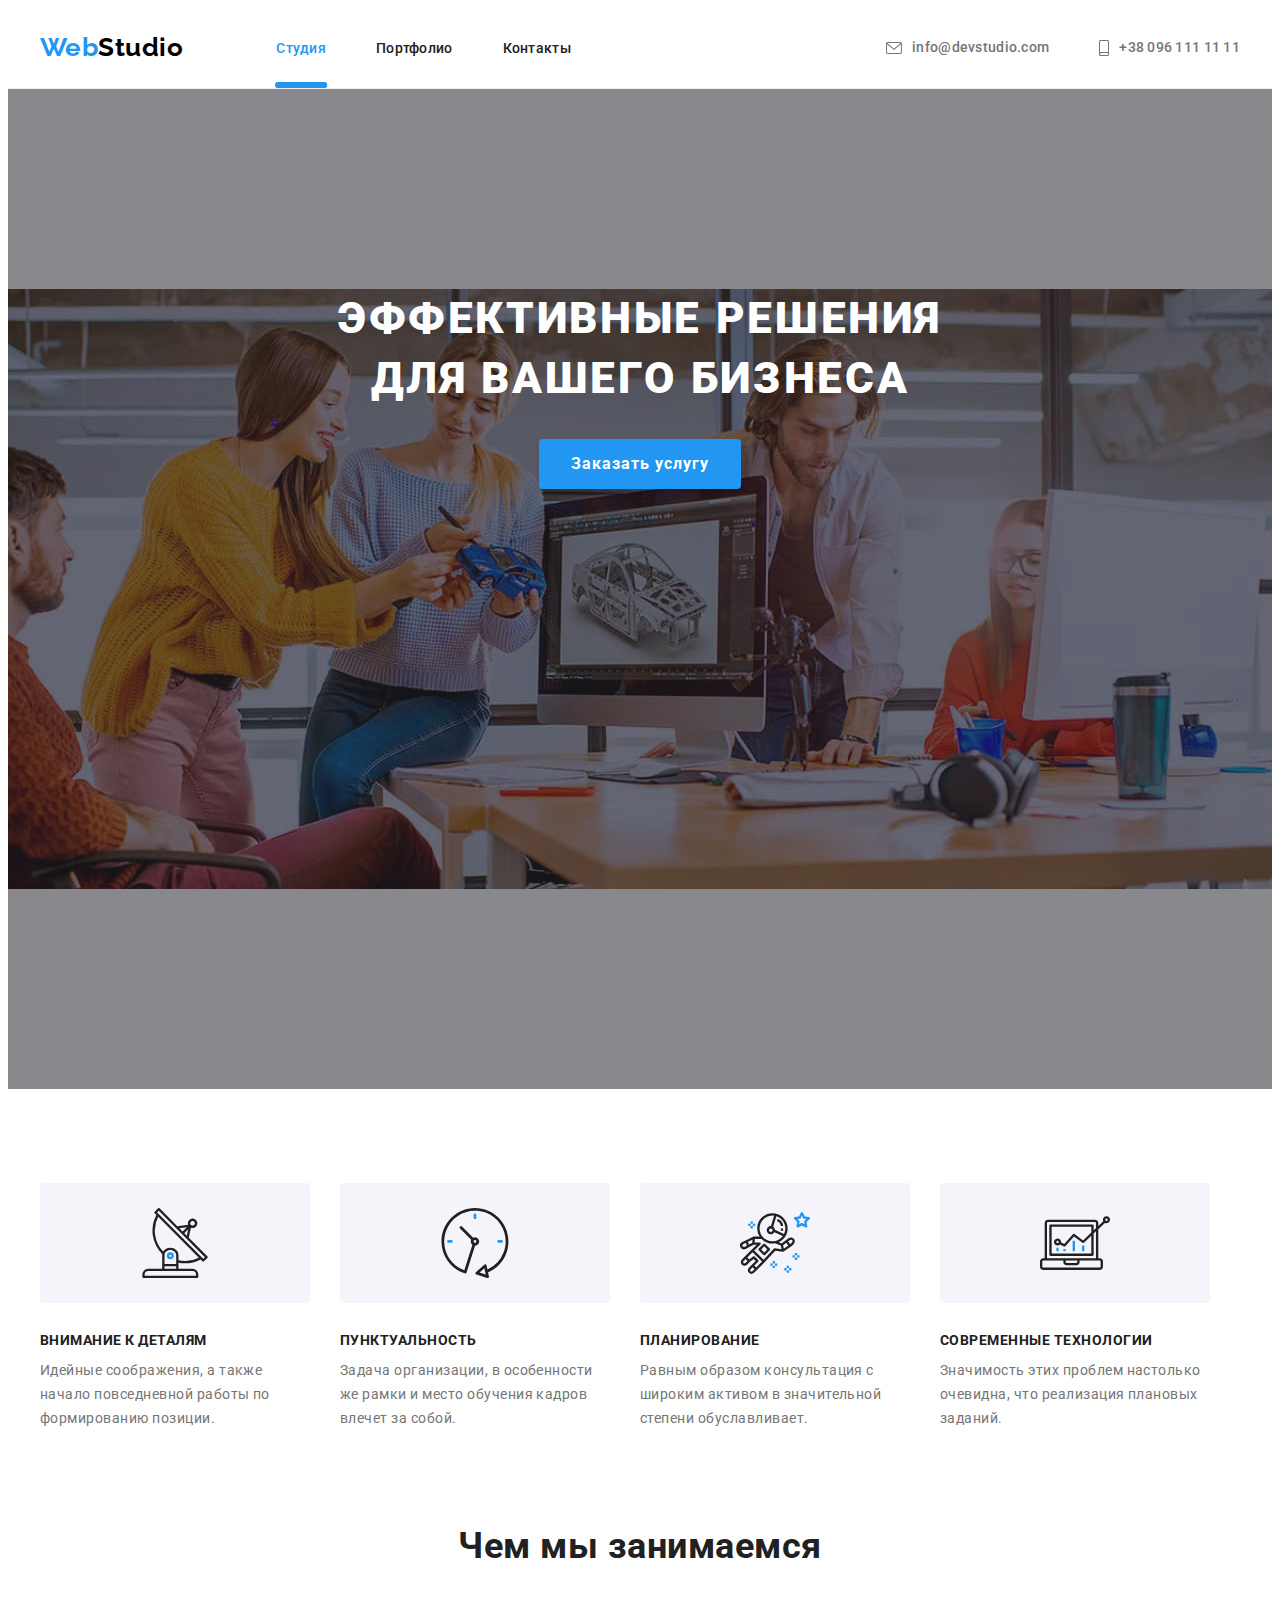
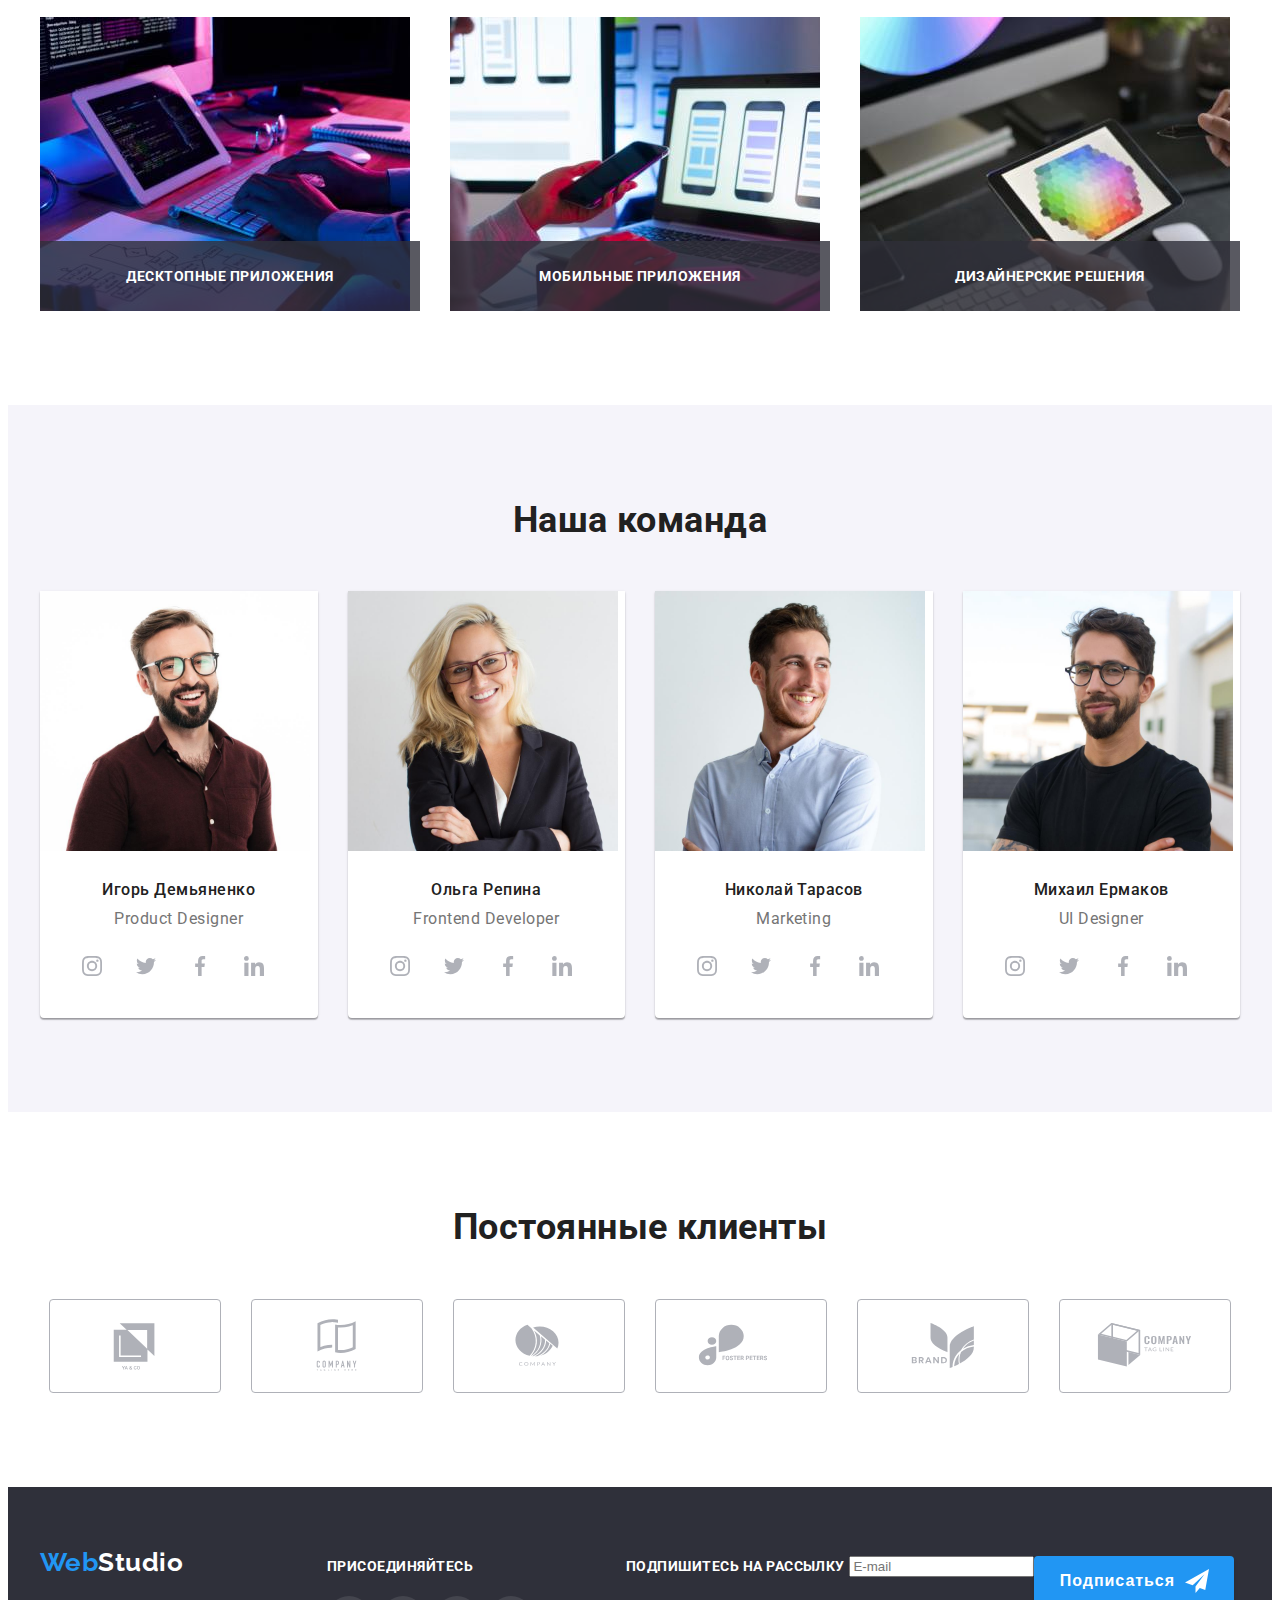
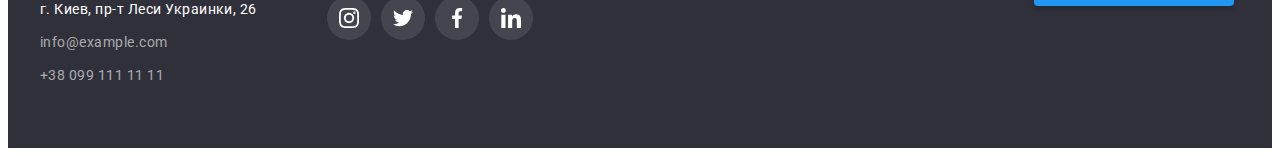
<file: index.html>
<!DOCTYPE html>
<html lang="ru">

<head class="hearde">
    <meta charset="UTF-8">
    <meta http-equiv="X-UA-Compatible" content="IE=edge">
    <meta name="viewport" content="width=device-width, initial-scale=1.0">
    <title>WebStudio</title>
    <link rel="preconnect" href="https://fonts.gstatic.com">
    <link href="https://fonts.googleapis.com/css2?family=Raleway:wght@700&family=Roboto:wght@400;500;700;900&display=swap"
          rel="stylesheet">
    <link rel="stylesheet" href="https://cdnjs.cloudflare.com/ajax/libs/modern-normalize/1.0.0/modern-normalize.min.css"
          integrity="sha512-ISS7cAi1PEhQ8jnbJpJZMd29NlhNj4AWYyLOSp2CE/CsHxTCu+r+t0D2yoJudVrd0/8fTVPUVDzY5Tvli75u/g=="
          crossorigin="anonymous" referrerpolicy="no-referrer" />
    <link rel="stylesheet" href="./css/style.css">
</head>

<body>
    <!--Шапка сайта-->
    <header class="header">
      <div class="conteiner nav">
        <a class="logo" href="/">Web<span class="logo-header">Studio</span></a>
        <!--Навигация по сайту-->
        <nav class="navigation">
          <ul class="navigation-list pointkiller">
            <li class="item"><a href="" class="navigation-link active-page">Студия</a></li>
            <li class="item"><a href="./portfolio.html" class="navigation-link">Портфолио</a></li>
            <li class="item"><a href="" class="navigation-link">Контакты</a></li>
          </ul>
        </nav>
        <ul class="contacts pointkiller">
          <li class="item">
            <a class="contacts-link" href="mailto:info@devstudio.com" >
              <svg width="16" height="12" class="icon">
                <use href=./images/icons.svg#icon-envelope></use>
              </svg>
              info@devstudio.com
            </a>
          </li>
          <li class="item">
            <a class="contacts-link" href="tel:+380961111111">
              <svg width="10" height="16" class="icon">
                <use href=./images/icons.svg#icon-smartphone></use>
              </svg>
              +38 096 111 11 11
            </a>
          </li>
        </ul>
      </div>
    </header>
    <!--Контент-->
    <main>
        <!--Секция Герой-->
        <section class="hero">
          <h1 class="hero-title">Эффективные решения <br> для вашего бизнеса</h1>
          <button class="hero-button" type="button" data-modal-open>Заказать услугу</button>
        </section>
        <!--Секция Преимущества-->
        <section class="section">
            <!-- <h2>Наши преимущества</h2> -->
          <div class="conteiner">
            <ul class="feature pointkiller">
              <li class="item ">
                <div class="feature-icon">
                  <svg width="70" height="70">
                    <use href=./images/icons.svg#icon-antenna></use>
                  </svg>
                </div>
                <h3 class="feature-title">Внимание к деталям</h3>
                <p class="feature-description">Идейные соображения, а также начало повседневной работы по формированию позиции.</p>
              </li>
              <li class="item">
                <div class="feature-icon">
                  <svg width="70" height="70">
                    <use href=./images/icons.svg#icon-clock></use>
                  </svg>
                </div>
                <h3 class="feature-title">Пунктуальность</h3>
                <p class="feature-description">Задача организации, в особенности же рамки и место обучения кадров влечет за собой.</p>
              </li>
              <li class="item">
                <div class="feature-icon">
                  <svg width="70" height="70">
                    <use href=./images/icons.svg#icon-astronaut></use>
                  </svg>
                </div>
                <h3 class="feature-title">Планирование</h3>
                <p class="feature-description">Равным образом консультация с широким активом в значительной степени обуславливает.</p>
              </li>
              <li class="item">
                <div class="feature-icon">
                  <svg width="70" height="70">
                    <use href=./images/icons.svg#icon-diagram></use>
                  </svg>
                </div>
                <h3 class="feature-title">Современные технологии</h3>
                <p class="feature-description">Значимость этих проблем настолько очевидна, что реализация плановых заданий.</p>
              </li>
            </ul>
        <!--Секция Чем мы занимаемся-->
            <h2 class="section-title">Чем мы занимаемся</h2>
            <ul class="work pointkiller">
              <li class="item">
                <img class="work-img" src="./images/box1.jpg" alt="Изображение ноутбука с макетами"
                width="370" height="294">
                <p class="work-description">Десктопные приложения</p>
              </li>
              <li class="item">
                <img class="work-img"  src="./images/box2.jpg" alt="Изображение ноутбука с макетами"
                width="370" height="294">
                <p class="work-description">Мобильные приложения</p>
              </li>
              <li class="item">
                <img  class="work-img" src="./images/box3.jpg" alt="Изображение планшета с цветовой диаграммой"
                width="370" height="294">
                <p class="work-description">Дизайнерские решения</p> 
              </li>
            </ul>
          </div>
        </section>
        <!--Секция Наша команда-->
        <section class="section secondary">
          <div class="conteiner">
            <h2 class="section-title">Наша команда</h2>
            <ul class="team pointkiller">
              <li class="card">
                <img class="team-img" src="./images/tm1.jpg" alt="Фото Игоря Демьяненко" width="270" height="260">
                <div class="team-box">
                  <h3 class="team-title">Игорь Демьяненко</h3>
                  <p class="team-description">Product Designer</p>
                  <ul class="team-social pointkiller">
                    <li class="social">
                      <a href="" class="link" >
                        <svg width="20" height="20" class="icon" >
                          <use href=./images/icons.svg#icon-instagram></use>
                        </svg>
                      </a>
                    </li>
                    <li class="social">
                      <a href="" class="link">
                        <svg width="20" height="20" class="icon" >
                          <use href=./images/icons.svg#icon-twitter></use>
                        </svg>
                      </a>
                    </li>
                    <li class="social">
                      <a href="" class="link">
                        <svg width="20" height="20" class="icon" >
                          <use href=./images/icons.svg#icon-facebook></use>
                        </svg>
                      </a>
                    </li>
                    <li class="social">
                      <a href="" class="link">
                        <svg width="20" height="20" class="icon" >
                          <use href=./images/icons.svg#icon-linkedin></use>
                        </svg>
                      </a>
                    </li>
                  </ul>
                </div>
              </li>
              <li class="card">
                <img class="team-img" src="./images/tm2.jpg" alt="Фото Ольги Репиной" width="270" height="260">
                  <div class="team-box">
                    <h3 class="team-title">Ольга Репина</h3>
                    <p class="team-description">Frontend Developer</p>
                    <ul class="team-social pointkiller">
                      <li class="social">
                        <a href="" class="link">
                          <svg width="20" height="20" class="icon">
                            <use href=./images/icons.svg#icon-instagram></use>
                          </svg>
                        </a>
                      </li>
                      <li class="social">
                        <a href="" class="link">
                          <svg width="20" height="20" class="icon">
                            <use href=./images/icons.svg#icon-twitter></use>
                          </svg>
                        </a>
                      </li>
                      <li class="social">
                        <a href="" class="link">
                          <svg width="20" height="20" class="icon">
                            <use href=./images/icons.svg#icon-facebook></use>
                          </svg>
                        </a>
                      </li>
                      <li class="social">
                        <a href="" class="link">
                          <svg width="20" height="20" class="icon">
                            <use href=./images/icons.svg#icon-linkedin></use>
                          </svg>
                        </a>
                      </li>
                    </ul>
                  </div>
              </li>
              <li class="card">
                    <img class="team-img" src="./images/tm3.jpg" alt="Фото Николая Тарасова" width="270" height="260">
                    <div class="team-box">
                      <h3 class="team-title">Николай Тарасов</h3>
                      <p class="team-description">Marketing</p>
                      <ul class="team-social pointkiller">
                        <li class="social">
                          <a href="" class="link">
                            <svg width="20" height="20" class="icon">
                              <use href=./images/icons.svg#icon-instagram></use>
                            </svg>
                          </a>
                        </li>
                        <li class="social">
                          <a href="" class="link">
                            <svg width="20" height="20" class="icon">
                              <use href=./images/icons.svg#icon-twitter></use>
                            </svg>
                          </a>
                        </li>
                        <li class="social">
                          <a href="" class="link">
                            <svg width="20" height="20" class="icon">
                              <use href=./images/icons.svg#icon-facebook></use>
                            </svg>
                          </a>
                        </li>
                        <li class="social">
                            <a href="" class="link">
                              <svg width="20" height="20" class="icon">
                                <use href=./images/icons.svg#icon-linkedin></use>
                              </svg>
                            </a>
                        </li>
                      </ul>
                    </div>
              </li>
              <li class="card">
                        <img class="team-img" src="./images/tm4.jpg" alt="Фото Михаила Ермакова" width="270" height="260">
                        <div class="team-box">
                          <h3 class="team-title">Михаил Ермаков</h3>
                          <p class="team-description">UI Designer</p>
                        <ul class="team-social pointkiller">
                          <li class="social">
                            <a href="" class="link">
                              <svg width="20" height="20" class="icon">
                                <use href=./images/icons.svg#icon-instagram></use>
                              </svg>
                            </a>
                          </li>
                          <li class="social">
                            <a href="" class="link">
                              <svg width="20" height="20" class="icon">
                                <use href=./images/icons.svg#icon-twitter></use>
                              </svg>
                            </a>
                          </li>
                          <li class="social">
                            <a href="" class="link">
                              <svg width="20" height="20" class="icon">
                                <use href=./images/icons.svg#icon-facebook></use>
                              </svg>
                            </a>
                          </li>
                          <li class="social">
                            <a href="" class="link">
                              <svg width="20" height="20" class="icon">
                                <use href=./images/icons.svg#icon-linkedin></use>
                              </svg>
                            </a>
                          </li>
                        </ul>
                    </div>
              </li>
            </ul>
          </div>
        </section>
        <!--Секция Постоянные клиенты-->
        <section class="section" >
          <div class="conteiner">
            <h2 class="section-title">Постоянные клиенты</h2>
              <ul class="clients pointkiller">
                <li class="item">
                  <a href="" class="clients-link">
                    <svg width="106" height="60" class="icon">
                      <use href=./images/icons.svg#icon-Client1></use>
                    </svg>
                  </a>
                </li>
                <li class="item">
                  <a href="" class="clients-link">
                    <svg width="106" height="60" class="icon">
                      <use href=./images/icons.svg#icon-Client2></use>
                    </svg>
                  </a>
                </li>
                <li class="item">
                  <a href="" class="clients-link">
                    <svg width="106" height="60" class="icon">
                      <use href=./images/icons.svg#icon-Client3></use>
                    </svg>
                  </a>
                </li>
                <li class="item">
                  <a href="" class="clients-link">
                    <svg width="106" height="60" class="icon">
                      <use href=./images/icons.svg#icon-Client4></use>
                    </svg>
                  </a>
                </li>
                <li class="item">
                  <a href="" class="clients-link">
                    <svg width="106" height="60" class="icon">
                      <use href=./images/icons.svg#icon-Client5></use>
                    </svg>
                  </a>
                </li>
                <li class="item">
                  <a href="" class="clients-link">
                    <svg width="106" height="60" class="icon">
                      <use href=./images/icons.svg#icon-Client6></use>
                    </svg>
                  </a>
                </li>
              </ul>
          </div>
        </section>
    </main>
    <!--Подвал-->
    <footer class="footer">
      <div class="conteiner box">
        <div class="address-box">
          <a class="logo bottom pointkiller" href="/">Web<span class="logo-footer">Studio</span></a>
          <address class="address">
              <p class="address-text">г. Киев, пр-т Леси Украинки, 26</p>
              <ul class="address-list pointkiller">
                  <li><a href="mailto:info@example.com" class="address-link">info@example.com</a></li>
                  <li><a href="tel:+380991111111" class="address-link">+38 099 111 11 11</a></li>
              </ul>
          </address>
        </div>
        <div class="join-box">
          <h2 class="join">Присоединяйтесь</h2>
          <ul class="join-list pointkiller">
            <li class="join-social">
              <a href="" class="link">
                <svg width="20" height="20" class="icon">
                  <use href=./images/icons.svg#icon-instagram></use>
                </svg>
              </a>
            </li>
            <li class="join-social">
              <a href="" class="link">
                <svg width="20" height="20" class="icon">
                  <use href=./images/icons.svg#icon-twitter></use>
                </svg>
              </a>
            </li>
            <li class="join-social">
              <a href="" class="link">
                <svg width="20" height="20" class="icon">
                  <use href=./images/icons.svg#icon-facebook></use>
                </svg>
              </a>
            </li>
            <li class="join-social">
              <a href="" class="link">
                <svg width="20" height="20" class="icon">
                  <use href=./images/icons.svg#icon-linkedin></use>
                </svg>
              </a>
            </li>
          </ul>
        </div>
        <div class="sign-box">
          <form name="mailing-form">
            <label for="mailing-form" class="sign">Подпишитесь на рассылку</label>
            <input type="email" name="email" placeholder="E-mail" id="mailing-form">
          </form>
          <button class="sign-button" type="submit">
            Подписаться
            <svg width="24" height="24" class="icon">
              <use href=./images/icons.svg#icon-send></use>
            </svg>
          </button>
        </div>
      
      </div>
    </footer>
<!--Модальное окно-->
  <div class="backdrop is-hidden" data-modal>
    <div class="modal">
      <button class="btn-close" type="button" data-modal-close>
        <svg width="18" height="18" class="icon">
          <use href=./images/icons.svg#icon-close></use>
        </svg>
      </button>
      <button class="btn-submit" type="button" data-modal-explosion>
        explosion
      </button>
    </div>67
  </div>
  <script src="./js/modal.js"></script>
</body>
</html>
</file>
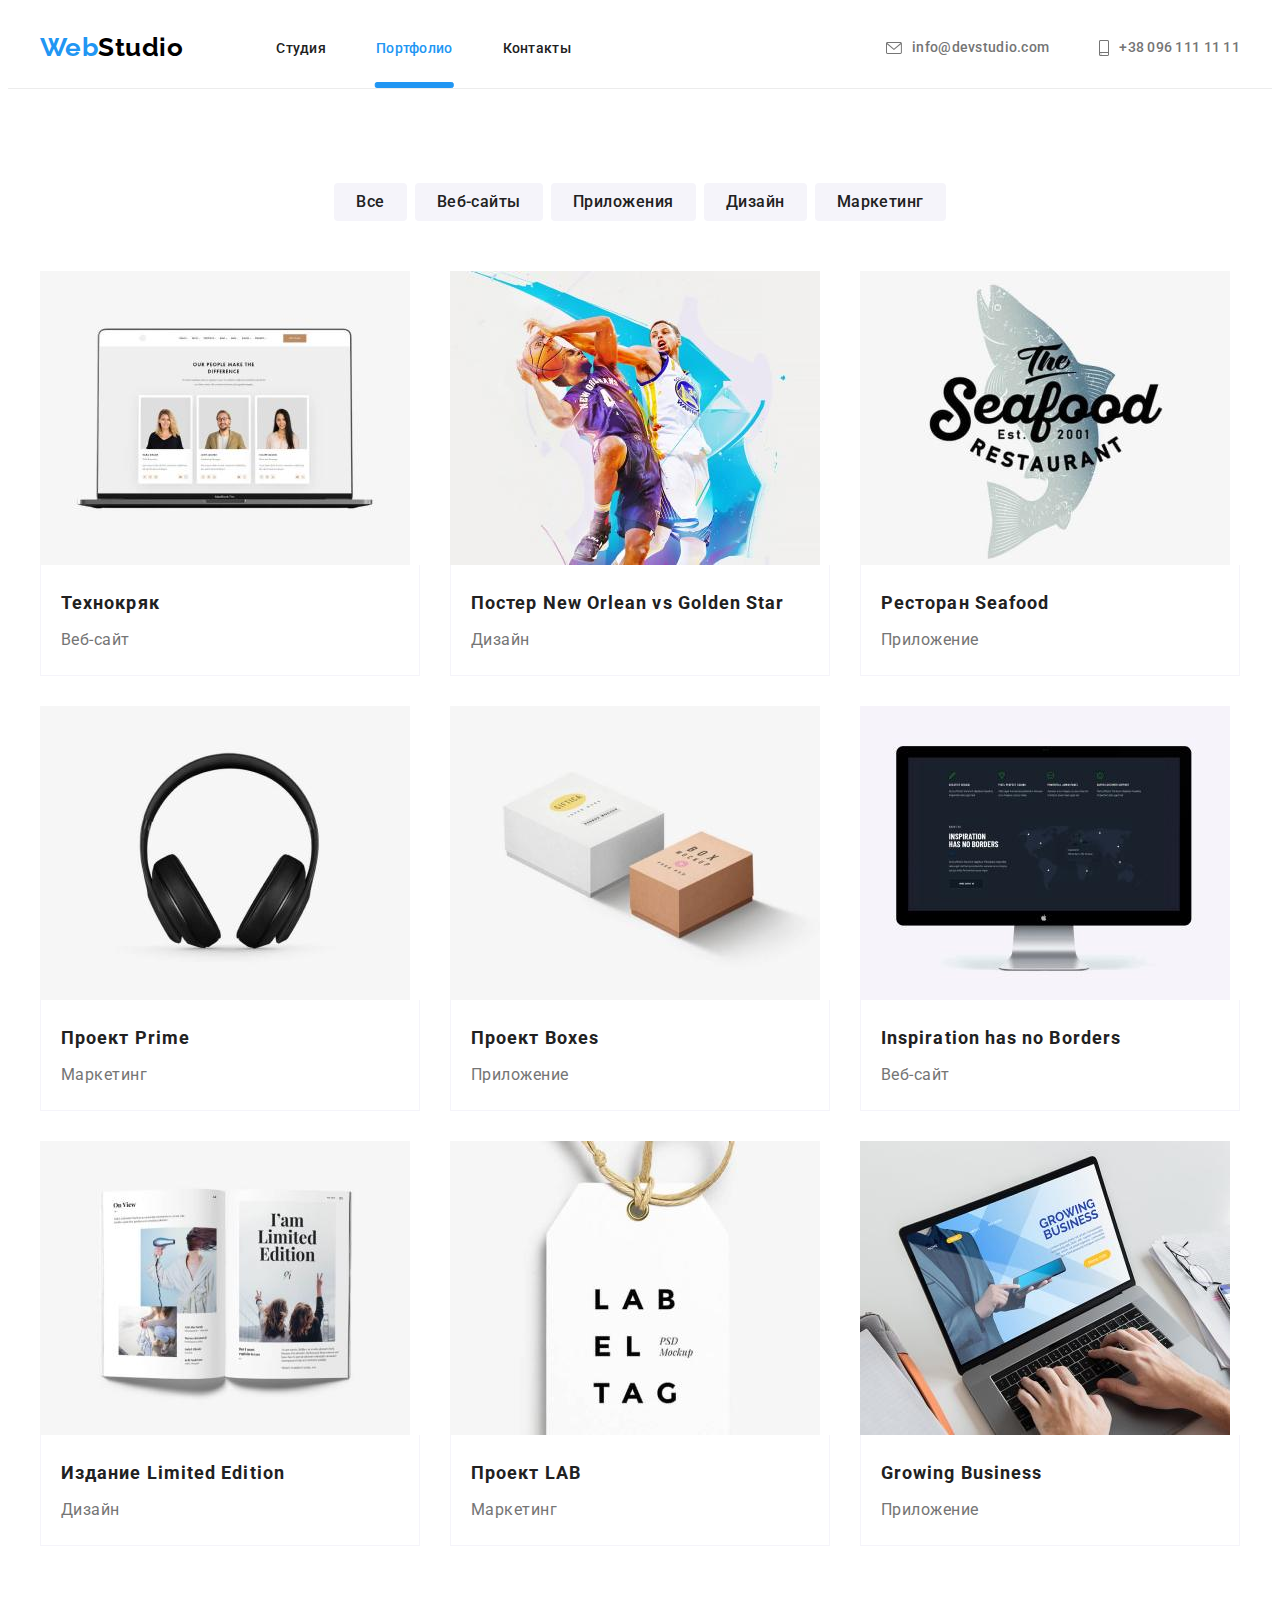
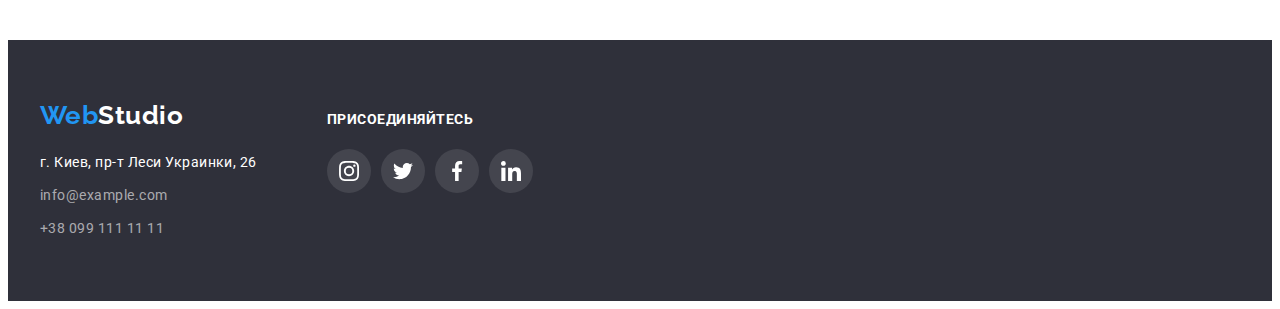
<file: portfolio.html>
<!DOCTYPE html>
<html lang="ru">
<head>
  <meta charset="UTF-8">
  <meta http-equiv="X-UA-Compatible" content="IE=edge">
  <meta name="viewport" content="width=device-width, initial-scale=1.0">
  <title>WebStudio</title>
  <link rel="preconnect" href="https://fonts.gstatic.com">
  <link href="https://fonts.googleapis.com/css2?family=Raleway:wght@700&family=Roboto:wght@400;500;700;900&display=swap"
    rel="stylesheet">
  <link rel="stylesheet" href="https://cdnjs.cloudflare.com/ajax/libs/modern-normalize/1.0.0/modern-normalize.min.css"
    integrity="sha512-ISS7cAi1PEhQ8jnbJpJZMd29NlhNj4AWYyLOSp2CE/CsHxTCu+r+t0D2yoJudVrd0/8fTVPUVDzY5Tvli75u/g=="
    crossorigin="anonymous" referrerpolicy="no-referrer" />
  <link rel="stylesheet" href="./css/style.css">
</head>
<body>
    <!--Шапка сайта-->
    <header class="header">
      <div class="conteiner nav">
        <a class="logo" href="./">Web<span class="logo-header">Studio</span></a>
        <!--Навигация по сайту-->
        <nav class="navigation">
          <ul class="navigation-list pointkiller">
            <li class="item"><a href="./index.html" class="navigation-link">Студия</a></li>
            <li class="item"><a href="" class="navigation-link active-page">Портфолио</a></li>
            <li class="item"><a href="" class="navigation-link">Контакты</a></li>
          </ul>
        </nav>
        <ul class="contacts pointkiller">
          <li class="item">
            <a class="contacts-link" href="mailto:info@devstudio.com">
              <svg width="16" height="12" class="icon">
                <use href=./images/icons.svg#icon-envelope></use>
              </svg>
              info@devstudio.com
            </a>
          </li>
          <li class="item">
            <a class="contacts-link" href="tel:+380961111111">
              <svg width="10" height="16" class="icon">
                <use href=./images/icons.svg#icon-smartphone></use>
              </svg>
              +38 096 111 11 11
            </a>
          </li>
        </ul>
      </div>
    </header>
    <!--Секция портфолио-->
    <section class="section">
        <!-- <h1 class="section-title">Портфолио</h1>   -->
      <div class="conteiner">
        <ul class="filter-list pointkiller">
            <li class="item"><button class="button" type="button">Все</button></li>
            <li class="item"><button class="button" type="button">Веб-сайты</button></li>
            <li class="item"><button class="button" type="button">Приложения</button></li>
            <li class="item"><button class="button" type="button">Дизайн</button></li>
            <li class="item"><button class="button" type="button">Маркетинг</button></li>
        </ul>
        <ul class="examples pointkiller">
          <li class="item">
            <a href="" class="examples-link" >
              <div class="examples-bgbox">
                <img class="examples-img" src="./images/pf1.jpg" alt="Баскетболисты" width="370" height="294">
                <div class="examples-overlay">
                  <p class="overlay-text">Технокряк это современная площадка распространения коронавируса. Компании используют эту платформу для цифрового
                    шпионажа и атак на защищённые сервера конкурентов.
                </div>
              </div>
              <div class="examples-box">
                <h2 class="examples-title">Технокряк</h2>
                <p class="examples-description">Веб-сайт</p>
              </div>
            </a>
          </li>
          <li class="item">
            <a href="" class="examples-link">
              <div class="examples-bgbox">
                <img class="examples-img" src="./images/pf2.jpg" alt="Баскетболисты" width="370" height="294">
                <div class="examples-overlay">
                  <p class="overlay-text">Технокряк это современная площадка распространения коронавируса. Компании используют эту платформу для цифрового
                    шпионажа и атак на защищённые сервера конкурентов.
                  </p>
                </div>
              </div>
              <div class="examples-box">
                <h2 class="examples-title">Постер New Orlean vs Golden Star</h2>
                <p class="examples-description">Дизайн</p>
              </div>
            </a>
          </li>
          <li class="item">
            <a href="" class="examples-link">
              <div class="examples-bgbox">
                <img class="examples-img" src="./images/pf3.jpg" alt="Баскетболисты" width="370" height="294">
                <div class="examples-overlay">
                  <p class="overlay-text">Технокряк это современная площадка распространения коронавируса. Компании используют эту платформу для цифрового
                    шпионажа и атак на защищённые сервера конкурентов.
                  </p>
                </div>
              </div>
              <div class="examples-box"> 
                <h2 class="examples-title">Ресторан Seafood</h2>
                <p class="examples-description">Приложение</p>
              </div>
            </a>
          </li>
          <li class="item">
            <a href="" class="examples-link">
              <div class="examples-bgbox">
                <img class="examples-img" src="./images/pf4.jpg" alt="Баскетболисты" width="370" height="294">
                <div class="examples-overlay">
                  <p class="overlay-text">Технокряк это современная площадка распространения коронавируса. Компании используют эту платформу для цифрового
                    шпионажа и атак на защищённые сервера конкурентов.
                  </p>
                </div>
              </div>
              <div class="examples-box">
                <h2 class="examples-title">Проект Prime</h2>
                <p class="examples-description">Маркетинг</p>
              </div>
            </a>
          </li>
          <li class="item">
            <a href="" class="examples-link">
              <div class="examples-bgbox">
                <img class="examples-img" src="./images/pf5.jpg" alt="Баскетболисты" width="370" height="294">
                <div class="examples-overlay">
                  <p class="overlay-text">Технокряк это современная площадка распространения коронавируса. Компании используют эту платформу для цифрового
                    шпионажа и атак на защищённые сервера конкурентов.
                  </p>
                </div>
              </div>
              <div class="examples-box">
                <h2 class="examples-title">Проект Boxes</h2>
                <p class="examples-description">Приложение</p>
              </div>
            </a>
          </li>
          <li class="item">
            <a href="" class="examples-link">
              <div class="examples-bgbox">
                <img class="examples-img" src="./images/pf6.jpg" alt="Баскетболисты" width="370" height="294">
                <div class="examples-overlay">
                  <p class="overlay-text">Технокряк это современная площадка распространения коронавируса. Компании используют эту платформу для цифрового
                    шпионажа и атак на защищённые сервера конкурентов.
                  </p>
                </div>
              </div>
              <div class="examples-box">
                <h2 class="examples-title">Inspiration has no Borders</h2>
                <p class="examples-description">Веб-сайт</p>
              </div>
            </a>
          </li>
          <li class="item">
            <a href="" class="examples-link">
              <div class="examples-bgbox">
                <img class="examples-img" src="./images/pf7.jpg" alt="Баскетболисты" width="370" height="294">
                <div class="examples-overlay">
                  <p class="overlay-text">Технокряк это современная площадка распространения коронавируса. Компании используют эту платформу для цифрового
                    шпионажа и атак на защищённые сервера конкурентов.
                  </p>
                </div>
              </div>
              <div class="examples-box">
                <h2 class="examples-title">Издание Limited Edition</h2>
                <p class="examples-description">Дизайн</p>
              </div>
            </a>
          </li>
          <li class="item">
            <a href="" class="examples-link">
              <div class="examples-bgbox">
                <img class="examples-img" src="./images/pf8.jpg" alt="Баскетболисты" width="370" height="294">
                <div class="examples-overlay">
                  <p class="overlay-text">Технокряк это современная площадка распространения коронавируса. Компании используют эту платформу для цифрового
                    шпионажа и атак на защищённые сервера конкурентов.
                  </p>
                </div>
              </div>
              <div class="examples-box">
                <h2 class="examples-title">Проект LAB</h2>
                <p class="examples-description">Маркетинг</p>
              </div>
            </a>
          </li>
          <li class="item">
            <a href="" class="examples-link">
              <div class="examples-bgbox">
                <img class="examples-img" src="./images/pf9.jpg" alt="Баскетболисты" width="370" height="294">
                <div class="examples-overlay">
                  <p class="overlay-text">Технокряк это современная площадка распространения коронавируса. Компании используют эту платформу для цифрового
                    шпионажа и атак на защищённые сервера конкурентов.
                  </p>
                </div>
              </div>
              <div class="examples-box">
                <h2 class="examples-title">Growing Business</h2>
                <p class="examples-description">Приложение</p>
              </div>
            </a>
          </li>
        </ul>
      </div>
    </section>
    <!--Подвал-->
    <footer class="footer">
      <div class="conteiner box">
        <div class="address-box">
          <a class="logo bottom pointkiller" href="/">Web<span class="logo-footer">Studio</span></a>
          <address class="address">
            <p class="address-text">г. Киев, пр-т Леси Украинки, 26</p>
            <ul class="address-list pointkiller">
              <li><a href="mailto:info@example.com" class="address-link">info@example.com</a></li>
              <li><a href="tel:+380991111111" class="address-link">+38 099 111 11 11</a></li>
            </ul>
          </address>
        </div>
        <div class="join-box">
          <h2 class="join">Присоединяйтесь</h2>
          <ul class="join-list pointkiller">
            <li class="join-social">
              <a href="" class="link">
                <svg width="20" height="20" class="icon">
                  <use href=./images/icons.svg#icon-instagram></use>
                </svg>
              </a>
            </li>
            <li class="join-social">
              <a href="" class="link">
                <svg width="20" height="20" class="icon">
                  <use href=./images/icons.svg#icon-twitter></use>
                </svg>
              </a>
            </li>
            <li class="join-social">
              <a href="" class="link">
                <svg width="20" height="20" class="icon">
                  <use href=./images/icons.svg#icon-facebook></use>
                </svg>
              </a>
            </li>
            <li class="join-social">
              <a href="" class="link">
                <svg width="20" height="20" class="icon">
                  <use href=./images/icons.svg#icon-linkedin></use>
                </svg>
              </a>
            </li>
          </ul>
        </div>
      </div>
    </footer>
</body>
</html>
</file>
<file: css/style.css>
:root {
  --primary-text-color: #757575;
  --secondary-text-color: #212121;
  --accent-text-color: #2196f3;
  --link-text-color: rgba(255, 255, 255, 0.6);
  --black-text-color: #000000;
  --white-text-color: #ffffff;
  --bg-section-color: #f5f4fa;

  --bg-button-color: #f5f4fa;
  --bg-hero-button-color: #188ce8;
  --active-bg-button-color: #2196f3;

  --icon-color: #afb1b8;
}

body {
  background-color: var(--white-text-color);
  color: var(--primary-text-color);
  font-family: Roboto, sans-serif;
  letter-spacing: 0.03em;
}
.pointkiller {
  list-style: none;
  margin: 0;
  padding: 0;
}
.conteiner {
  width: 1200px;
  margin-left: auto;
  margin-right: auto;

  padding-left: 15px;
  padding-right: 15px;

  /* outline: 2px solid tomato; */
}
/*ШАПКА*/
/*стилизация логотипа*/
.header {
  border-bottom: 1px solid #ececec;
}
.conteiner.nav {
  display: flex;
  align-items: center;
  padding-left: 15px;
  padding-right: 15px;
}
.logo {
  font-family: Raleway, sans-serif;
  font-weight: 700;
  font-size: 26px;
  line-height: 1.2;
  letter-spacing: inherit;
  color: var(--accent-text-color);
  text-decoration: none;
}
.logo-header {
  color: var(--black-text-color);
}
.logo-footer {
  color: var(--white-text-color);
}
/*стилизация меню навигации*/
.navigation-list {
  display: flex;
  margin-left: 93px;
}
.navigation-list .item:not(:last-child) {
  margin-right: 50px;
}
.navigation-link {
  position: relative;

  display: block;
  padding-top: 32px;
  padding-bottom: 32px;

  font-weight: 500;
  font-size: 14px;
  line-height: 1.143;
  letter-spacing: 0.02em;
  color: var(--secondary-text-color);

  transition-property: color;
  transition-timing-function: cubic-bezier(0.4, 0, 0.2, 1);
  transition-duration: 250ms;
}
.navigation-link.active-page {
  color: var(--accent-text-color);
}
.navigation-link.active-page:after {
  position: absolute;
  bottom: 0;
  left: 50%;
  height: 4px;
  transform: translatex(-50%);
  width: 100%;

  content: '';
  border: 1px solid var(--accent-text-color);
  border-radius: 2px;
  background-color: var(--accent-text-color);
}
.navigation-link {
  text-decoration: none;
}
.navigation-link:hover,
.navigation-link:focus {
  color: var(--accent-text-color);
}
/*стилизация контактных ссылок*/
.contacts {
  display: flex;
  margin-left: auto;

  font-weight: 500;
  font-size: 14px;
  line-height: 1.14;
  letter-spacing: 0.02em;
  color: var(--primary-text-color);
}
.contacts .item:not(:last-child) {
  margin-right: 50px;
}
.contacts-link {
  display: flex;
  align-items: center;
  justify-content: center;
  padding-top: 32px;
  padding-bottom: 32px;

  color: inherit;
  fill: currentColor;
  text-decoration: none;

  transition-property: color, fill;
  transition-timing-function: cubic-bezier(0.4, 0, 0.2, 1);
  transition-duration: 250ms;
}
.contacts-link:hover,
.contacts-link:focus {
  color: var(--accent-text-color);
  fill: var(--accent-text-color);
}
.contacts-link .icon {
  margin-right: 10px;
}
/*ШАПКА*/

/*СЕКЦИИ ОСНОВНОГО КОНТЕНТА*/
/* секция-герой */
.hero {
  max-width: 1600px;
  height: 600px;
  padding-top: 200px;
  padding-bottom: 200px;
  margin-right: auto;
  margin-left: auto;

  background-image: linear-gradient(rgba(47, 48, 58, 0.4), rgba(47, 48, 58, 0.4)),
    url(../images/herobg.jpg);
  background-color: #c4c4c4;
  text-align: center;
  background-repeat: no-repeat;
  background-position: center;
}
.hero-title {
  margin-top: 0;
  margin-bottom: 30px;

  font-weight: 900;
  font-size: 44px;
  line-height: 1.36;
  letter-spacing: 0.06em;
  text-transform: uppercase;
  color: var(--white-text-color);
}
.hero-button {
  padding: 10px 32px;
  border-radius: 4px;
  border-width: 0;
  border-color: transparent;
  height: 50px;
  min-width: 200px;
  text-align: center;

  font-family: inherit;
  font-weight: 700;
  font-size: 16px;
  line-height: 1.87;
  letter-spacing: 0.06em;
  cursor: pointer;
  background-color: var(--active-bg-button-color);
  color: var(--white-text-color);
  box-shadow: 0px 4px 4px rgba(0, 0, 0, 0.15);

  transition-property: background-color, box-shadow;
  transition-timing-function: cubic-bezier(0.4, 0, 0.2, 1);
  transition-duration: 250ms;
}
.hero-button:hover,
.hero-button:focus {
  background-color: var(--bg-hero-button-color);
}
/* секции основных разделов */
.section {
  padding-top: 94px;
  padding-bottom: 94px;
  color: var(--primary-text-color);
}
.section-title {
  margin-top: 0;
  margin-bottom: 50px;
  text-align: center;

  font-size: 36px;
  line-height: 1.17;
  color: var(--secondary-text-color);
}
/*преимущества*/
.feature {
  display: flex;
  margin-bottom: 94px;

  color: var(--primary-text-color);
  font-size: 14px;
  line-height: 1.71;
}
.feature .item {
  flex-basis: 270px;
}
.feature-icon {
  display: flex;
  margin-bottom: 30px;
  height: 120px;
  width: 270px;
  justify-content: center;
  align-items: center;
  border-radius: 4px;

  background-color: var(--bg-section-color);
}

.feature .item:not(:last-child) {
  margin-right: 30px;
}
.feature-title {
  margin-top: 0;
  margin-bottom: 10px;

  font-size: 14px;
  line-height: 1.14;
  text-transform: uppercase;
  color: var(--secondary-text-color);
}
.feature-description {
  margin: 0;
}
/*Чем мы занимаемся*/
.work {
  display: flex;
}
.work .item {
  position: relative;
  flex-basis: calc((100% - 30px * 2) / 3);
}
.work .item:not(:last-child) {
  margin-right: 30px;
}
.work-img {
  display: block;
}
.work-description {
  position: absolute;
  height: 70px;
  width: 100%;
  bottom: 0;
  margin: 0;
  display: flex;
  justify-content: center;
  align-items: center;

  font-size: 14px;
  font-weight: 700;
  line-height: 1.143;
  text-transform: uppercase;
  color: var(--white-text-color);
  background-color: rgba(47, 48, 58, 0.8);
}
/*Наша команда*/
.secondary {
  background-color: var(--bg-section-color);
}
.team {
  display: flex;
}
.card {
  flex-basis: calc((100% - 30px * 3) / 4);
  border-radius: 0 0 4px 4px;
  box-shadow: 0px 1px 3px rgba(0, 0, 0, 0.12), 0px 1px 1px rgba(0, 0, 0, 0.14),
    0px 2px 1px rgba(0, 0, 0, 0.2);

  text-align: center;

  background-color: #ffffff;
}
.card:not(:last-child) {
  margin-right: 30px;
}
.team-social {
  display: flex;
  align-items: center;
}

.social .link {
  display: flex;
  display: inline-flex;
  width: 44px;
  height: 44px;
  border-radius: 50%;
  align-items: center;
  justify-content: center;
  fill: var(--icon-color);

  transition-property: fill, background-color, box-shadow;
  transition-timing-function: cubic-bezier(0.4, 0, 0.2, 1);
  transition-duration: 250ms;
}

.social .link:hover {
  fill: var(--white-text-color);
  background-color: var(--accent-text-color);
  box-shadow: 0px 4px 4px rgba(0, 0, 0, 0.25);
}

.social:not(:last-child) {
  margin-right: 10px;
}
.team-link {
  text-decoration: none;
}
.team-img {
  display: block;
}
.team-box {
  padding: 30px;
}
.team-title {
  margin-top: 0;
  margin-bottom: 10px;

  font-weight: 500;
  font-size: 16px;
  line-height: 1.17;
  color: var(--secondary-text-color);
}
.team-description {
  margin-top: 0;
  margin-bottom: 16px;

  font-size: 16px;
  line-height: 1.17;
  color: var(--primary-text-color);
}
.clients {
  display: flex;
  justify-content: center;
}
.clients .item:not(:last-child) {
  margin-right: 30px;
}
.clients-link {
  display: flex;
  height: 92px;
  width: 170px;
  justify-content: center;
  align-items: center;
  border: 1px solid #afb1b8;
  border-radius: 4px;

  fill: var(--icon-color);

  transition-property: fill, border-color;
  transition-timing-function: cubic-bezier(0.4, 0, 0.2, 1);
  transition-duration: 250ms;
}
.clients-link:hover,
.clients-link:focus {
  cursor: pointer;
  fill: var(--accent-text-color);
  border-color: var(--accent-text-color);
}

/*СЕКЦИИ ОСНОВНОГО КОНТЕНТА*/

/*-----------------------------------------------*/

/*СТРАНИЦА ПОРТФОЛИО*/
/* кнопки навигации */
.button {
  padding: 6px 22px;
  border-radius: 4px;
  border-width: 0;
  border-color: transparent;

  font-family: inherit;
  font-weight: 500;
  font-size: 16px;
  line-height: 1.62;
  letter-spacing: inherit;
  background-color: var(--bg-section-color);
  color: var(--secondary-text-color);

  transition-property: background-color, box-shadow, color;
  transition-timing-function: cubic-bezier(0.4, 0, 0.2, 1);
  transition-duration: 250ms;
}
.button:hover,
.button:focus {
  cursor: pointer;

  background-color: var(--active-bg-button-color);
  color: var(--white-text-color);

  box-shadow: 0px 4px 4px rgba(0, 0, 0, 0.25);
}
.filter-list {
  display: flex;
  justify-content: center;
  margin-bottom: 50px;
}
.filter-list .item:not(:last-child) {
  margin-right: 8px;
}
/* секция работ */
.examples {
  display: flex;
  flex-wrap: wrap;
}
.examples .item {
  flex-basis: calc((100% - 30px * 2) / 3);

  transition-property: box-shadow;
  transition-timing-function: cubic-bezier(0.4, 0, 0.2, 1);
  transition-duration: 250ms;
}
.examples-link {
  display: block;
  text-decoration: none;
}
.examples-link:hover,
.examples-link:focus {
  box-shadow: 0px 4px 4px rgba(0, 0, 0, 0.25);
}
.examples-bgbox {
  position: relative;
  overflow: hidden;
}
.examples-overlay {
  position: absolute;
  top: 0%;
  height: 100%;
  width: 100%;

  background-color: rgba(33, 150, 243, 0.9);
  transform: translateY(100%);
  overflow: hidden;

  transition-timing-function: cubic-bezier(0.4, 0, 0.2, 1);
  transition-duration: 250ms;
}
.overlay-text {
  display: flex;
  justify-content: center;
  align-items: flex-start;

  height: 100%;
  width: 100%;
  padding: 63px 24px;
  margin: 0;

  font-size: 18px;
  line-height: 1.56;
  color: var(--white-text-color);

  overflow: auto;
}

.examples .item:not(:nth-child(3n)) {
  margin-right: 30px;
}
.examples .item:not(:nth-last-child(-n + 3)) {
  margin-bottom: 30px;
}

.examples-link:hover .examples-overlay,
.examples-link:focus .examples-overlay {
  transform: translateY(0);
}
.examples-img {
  display: block;
}
.examples-box {
  padding: 20px;
  border-bottom: 1px solid var(--bg-section-color);
  border-left: 1px solid var(--bg-section-color);
  border-right: 1px solid var(--bg-section-color);
}
.examples-title {
  margin-top: 0;
  margin-bottom: 4px;

  font-size: 18px;
  line-height: 2;
  letter-spacing: 0.06em;
  color: var(--secondary-text-color);
}
.examples-description {
  margin: 0;
  font-size: 16px;
  line-height: 1.87;
  color: var(--primary-text-color);
}

/*СТРАНИЦА ПОРТФОЛИО*/
/*-----------------------------------------------*/
/*модальное окно*/

/*rrrrrrrrrrrrrrrrrrrrrrrrrrrrrrrr*/
.backdrop {
  position: fixed;
  top: 0;
  left: 0;
  width: 100%;
  height: 100%;
  background-color: rgba(0, 0, 0, 0.2);
  opacity: 1;
  transition: opacity 800ms cubic-bezier(0.4, 0, 0.2, 1);
}
.backdrop.is-hidden {
  opacity: 0;
  pointer-events: none;
}

.modal {
  position: absolute;
  top: 50%;
  left: 50%;
  height: 581px;
  width: 528px;

  background-color: #ffffff;
  border-radius: 4px;
  box-shadow: 0px 4px 4px rgba(0, 0, 0, 0.25);

  transform: translate(-50%, -50%) scale(1) rotate(360deg);
  transition: transform 700ms cubic-bezier(0.4, 0, 0.2, 1);
}

.backdrop.is-hidden .modal {
  transform: translate(-50%, -50%) scale(1.3);
}
.btn-close {
  position: absolute;
  top: 8px;
  right: 8px;

  display: flex;
  justify-content: center;
  align-items: center;
  padding: 0%;

  height: 30px;
  width: 30px;
  border: 1px solid rgba(0, 0, 0, 0.1);
  border-radius: 50%;
  fill: #000000;
  background-color: inherit;
}
/*rrrrrrrrrrrrrrrrrrrrrrrrrrrrrrrr*/
.backdrop.is-explosion {
  opacity: 0;
  pointer-events: none;
}
.backdrop.is-explosion .modal {
  transform: translate(-50%, -50%) scale(0.01);
}
/* .btn-close .icon {
  fill: #000000;
} */
.btn-close:hover,
.btn-close:focus {
  cursor: pointer;
  fill: var(--accent-text-color);
}

/*-----------------------------------------------*/
/*Футер*/
.footer {
  /*временно для видимости белого текста*/
  padding-top: 60px;
  padding-bottom: 60px;
  background-color: #2f303a;
}
.box {
  display: flex;
  align-items: baseline;
}
.address-box {
  margin-right: 70px;
}

.logo.bottom {
  display: inline-block;
  margin-bottom: 20px;
}

.address-text {
  margin-top: 0;
  margin-bottom: 9px;

  font-style: normal;
  font-size: 14px;
  line-height: 1.71;
  color: var(--white-text-color);
}
.address-list li:not(:last-child) {
  margin-bottom: 9px;
}
.address-link {
  font-style: normal;
  font-size: 14px;
  line-height: 1.71;
  color: var(--link-text-color);
  text-decoration: none;
}
.address-link:hover,
.address-link:focus {
  color: var(--accent-text-color);
}
.join-box {
  margin-right: 93px;
}
.join {
  margin-top: 0;
  margin-bottom: 20px;

  font-weight: 700;
  font-size: 14px;
  line-height: 1.41;
  color: var(--white-text-color);
  text-decoration: none;
  text-transform: uppercase;
}
.join-list {
  display: flex;
}
.join-social .link {
  display: flex;
  display: inline-flex;
  width: 44px;
  height: 44px;
  border-radius: 50%;

  background-color: rgba(255, 255, 255, 0.1);
  align-items: center;
  justify-content: center;
  fill: var(--white-text-color);

  transition-property: background-color;
  transition-timing-function: cubic-bezier(0.4, 0, 0.2, 1);
  transition-duration: 250ms;
}
.join-social:not(:last-child) {
  margin-right: 10px;
}
.join-social .link:hover,
.join-social .link:focus {
  border-radius: 50%;
  background-color: var(--accent-text-color);
  cursor: pointer;
}
.sign-box {
  display: inline-flex;
}
.sign {
  display: inline-block;
  margin-top: 0;
  margin-bottom: 20px;

  font-weight: 700;
  font-size: 14px;
  line-height: 1.41;
  color: var(--white-text-color);
  text-decoration: none;
  text-transform: uppercase;
}
.sign-button {
  height: 50px;
  min-width: 200px;
  padding: 10px;
  display: inline-flex;
  justify-content: center;
  align-items: center;

  font-size: 16px;
  font-weight: 700;
  line-height: 1.87;
  letter-spacing: 0.06em;
  cursor: pointer;
  color: var(--white-text-color);

  background-color: var(--active-bg-button-color);
  border-color: transparent;
  border-radius: 4px;
  box-shadow: 0px 4px 4px rgba(0, 0, 0, 0.15);
}
.sign-button .icon {
  margin-left: 10px;
  fill: var(--white-text-color);
}
/*Футер*/
</file>
